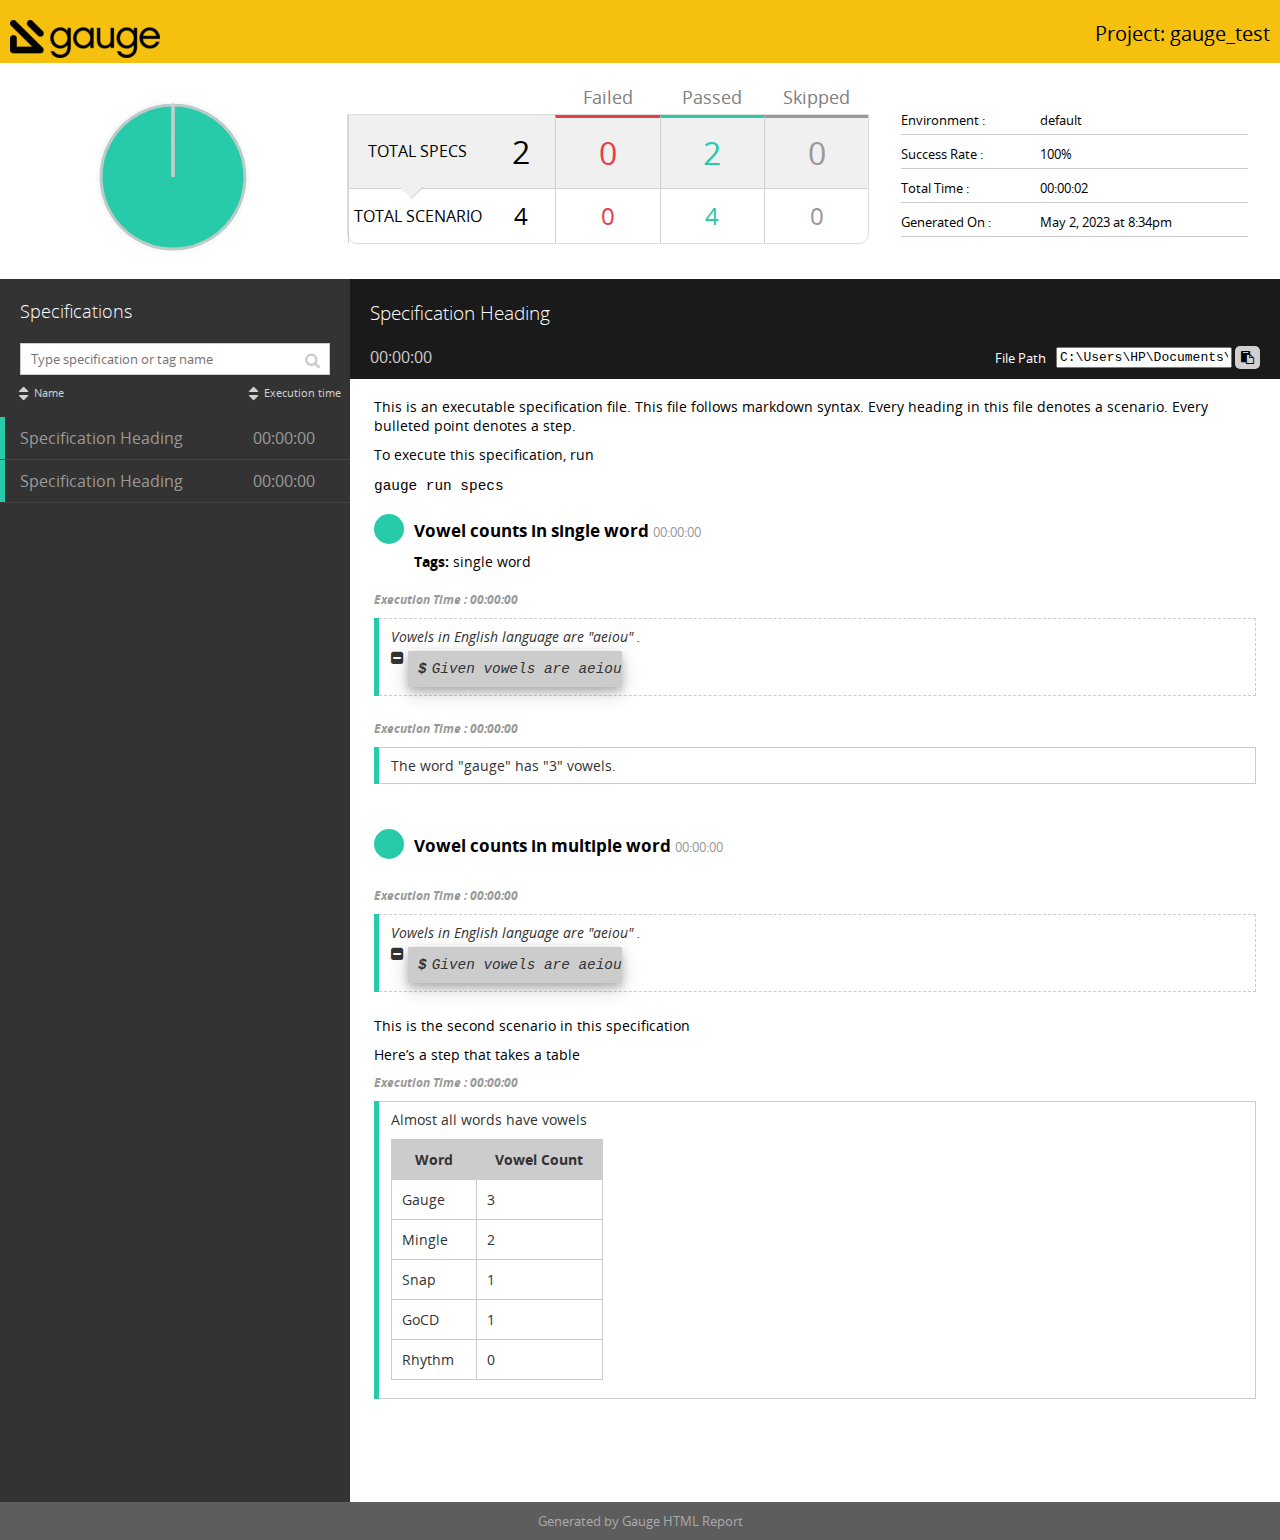
<file: html-report/specs/example.html>
<!doctype html>
  <html><head>
    <meta http-equiv="X-UA-Compatible" content="IE=9; IE=8; IE=7; IE=EDGE" />
    <meta charset="utf-8" />
    <title>Gauge Test Results</title>
    <link rel="shortcut icon" type="image/x-icon" href="../images/favicon.ico">
    <link rel="stylesheet" type="text/css" href="../css/open-sans.css">
    <link rel="stylesheet" type="text/css" href="../css/font-awesome.css">
    <link rel="stylesheet" type="text/css" href="../css/normalize.css" />
    <link rel="stylesheet" type="text/css" href="../css/style.css" />
  </head>
  <body>
  <header class="top">
    <div class="header">
      <div class="container">
        <div class="logo">
          <a href=".."><img src="../images/gaugeLogo.png" alt="Report logo"></a>
        </div>
        <h2 class="project">Project: gauge_test</h2>
      </div>
    </div>
  </header>
  <main class="main-container">
  <div class="container">

	
  <div class="report-overview">
   
  <div class="report_chart">
    <div class="chart">
      <svg id="pie-chart" data-results="0,2,0" data-total="2">
        <path class="status failed" />
        <path class="shadow failed" data-status="failed"><title>Failed: 0/2</title></path>
        <path class="status passed" />
        <path class="shadow passed" data-status="passed"><title>Passed: 2/2</title></path>
        <path class="status skipped" />
        <path class="shadow skipped" data-status="skipped"><title>Skipped: 0/2</title></path>
      </svg>
    </div>
  </div>

   
  <div class="report_test-results">
    <div class="report_test-result specs">
        <div class="total-specs" title="Filter all specs"><span class="txt">Total specs</span><span class="value">2</span></div>
        <div class="fail spec-filter" data-status="failed" title="Filter failed specs"><span class="value">0</span></div>
        <div class="pass spec-filter" data-status="passed" title="Filter passed specs"><span class="value">2</span></div>
        <div class="skip spec-filter" data-status="skipped" title="Filter skipped specs"><span class="value">0</span></div>
    </div>
    <div class="report_test-result scenarios">
        <div class="total-scenarios"><span class="txt">Total scenario</span><span class="value">4</span></div>
        <div class="fail scenario-stats" data-status="failed"><span class="value">0</span></div>
        <div class="pass scenario-stats" data-status="passed"><span class="value">4</span></div>
        <div class="skip scenario-stats" data-status="skipped"><span class="value">0</span></div>
    </div>
  </div>

    <div class="report_details">
      
  <ul>
    <li>
      <label>Environment </label>
      <span>default</span>
    </li>
    
    <li>
      <label>Success Rate </label>
      <span>100%</span>
    </li>
    <li>
      <label>Total Time </label>
      <span>00:00:02</span>
    </li>
    <li>
      <label>Generated On </label>
      <span>May 2, 2023 at 8:34pm</span>
    </li>
  </ul>

      
  

      
  
  


    </div>
  </div>


	

	

	
		<div class="specifications">
		
  
    <aside class="sidebar">
      <h3 class="title">Specifications</h3>
      <div class="searchbar">
        <input id="searchSpecifications" placeholder="Type specification or tag name" type="text" />
        <i class="fa fa-search"></i>
      </div>
      <div class="specs-sorting">
        <div class="sort sort-specs-name" data-sort-by="specs-name"><span class="sort-icons"><i class="fa fa-caret-up"></i><i class="fa fa-caret-down"></i></span><span>Name</span></div>
        <div class="sort sort-execution-time" data-sort-by="execution-time"><span class="sort-icons"><i class="fa fa-caret-up"></i><i class="fa fa-caret-down"></i></span><span>Execution time</span></div>
      </div>
      <div id="listOfSpecifications">
        <ul id="scenarios" class="spec-list">
        
          <a href="example.html">
             
              <li class="passed spec-name">
            
              <span id="scenarioName" class="scenarioname">Specification Heading</span>
              <span id="time" class="time">00:00:00</span>
            </li>
          </a>
          
          <a href="test.html">
             
              <li class="passed spec-name">
            
              <span id="scenarioName" class="scenarioname">Specification Heading</span>
              <span id="time" class="time">00:00:00</span>
            </li>
          </a>
          
        </ul>
      </div>
    </aside>
  

		
  
	
  <div id="specificationContainer" class="details">
    <header class="curr-spec">
      <div class="spec-head-wrapper">
        <h3 class="spec-head" title="C:\Users\HP\Documents\gauge\gauge_test\specs\example.spec">Specification Heading</h3>
        <div class="hidden report_test-results" alt="Scenarios" title="Scenarios">
          <ul>
            <li class="fail"><span class="value">0</span><span class="txt">Failed</span></li>
            <li class="pass"><span class="value">2</span><span class="txt">Passed</span></li>
            <li class="skip"><span class="value">0</span><span class="txt">Skipped</span></li>
          </ul>
        </div>
      </div>
      <div class="spec-meta">
        <div class="spec-filename">
          <label for="specFileName">File Path</label>
          <input id="specFileName" value="C:\Users\HP\Documents\gauge\gauge_test\specs\example.spec" readonly/>
          <button class="clipboard-btn" data-clipboard-target="#specFileName" title="Copy to Clipboard">
              <i class="fa fa-clipboard" aria-hidden="true" title="Copy to Clipboard"></i>
          </button>
        </div>
        <span class="time">00:00:00</span>
      </div>

	
  

	</header>
	<div id="specItemsContainer">
	
    
  

    
    
    

    <div class="content">
    
  
  <span><p>This is an executable specification file. This file follows markdown syntax.
Every heading in this file denotes a scenario. Every bulleted point denotes a step.</p>

<p>To execute this specification, run</p>

<pre><code>gauge run specs
</code></pre>
</span>
  
  

  

      
        
	
  <div class="scenario-container passed">
    

	
  <div class="scenario-head">
    <h3 class="head borderBottom">Vowel counts in single word</h3>
    
    <span class="time">00:00:00</span>

	
  
    <div class="tags scenario_tags contentSection">
      <strong>Tags:</strong>
      
        <span> single word</span>
      
    </div>
  

	</div>
  
  

  
  

  
	

  
    <div class="context-step">
      
  
    
  
  <div class="step">
  
  
    <h5 class="execution-time">
      <span class="time">Execution Time : 00:00:00</span>
    </h5>
  
  <div class="step-info passed">
  
  <ul>
    <li class="step">
      <div class="step-txt">


  
  

  
  

  
  
  
  
  
    
      <span>
        Vowels in English language are 
      </span>
    
  
    
      <span class="parameter">"aeiou"</span>
    
  
    
      <span>
        .
      </span>
    
  
  </div>

  
    
    
  
    <div class="message-container">
      <i class="fa fa-minus-square" aria-hidden="true"></i>
      <div class="messages">
        <div class="step-message"><p>Given vowels are aeiou</p>
 </div>
      </div>
    </div>
  

    
    
  

  
  
  
  

  
  

  
	</li></ul></div></div>
  
    
  

  

    </div>
  
  
    
  
    <span></span>
  

  
    
  
    <span></span>
  

  
    
  
    
  
  <div class="step">
  
  
    <h5 class="execution-time">
      <span class="time">Execution Time : 00:00:00</span>
    </h5>
  
  <div class="step-info passed">
  
  <ul>
    <li class="step">
      <div class="step-txt">


  
  

  
  

  
  
  
  
  
    
      <span>
        The word 
      </span>
    
  
    
      <span class="parameter">"gauge"</span>
    
  
    
      <span>
         has 
      </span>
    
  
    
      <span class="parameter">"3"</span>
    
  
    
      <span>
         vowels.
      </span>
    
  
  </div>

  
    
    
  

    
    
  

  
  
  
  

  
  

  
	</li></ul></div></div>
  
    
  

  

  
  

  
  

  
  

  
	
	</div>

      
        
	
  <div class="scenario-container passed">
    

	
  <div class="scenario-head">
    <h3 class="head borderBottom">Vowel counts in multiple word</h3>
    
    <span class="time">00:00:00</span>

	
  

	</div>
  
  

  
  

  
	

  
    <div class="context-step">
      
  
    
  
  <div class="step">
  
  
    <h5 class="execution-time">
      <span class="time">Execution Time : 00:00:00</span>
    </h5>
  
  <div class="step-info passed">
  
  <ul>
    <li class="step">
      <div class="step-txt">


  
  

  
  

  
  
  
  
  
    
      <span>
        Vowels in English language are 
      </span>
    
  
    
      <span class="parameter">"aeiou"</span>
    
  
    
      <span>
        .
      </span>
    
  
  </div>

  
    
    
  
    <div class="message-container">
      <i class="fa fa-minus-square" aria-hidden="true"></i>
      <div class="messages">
        <div class="step-message"><p>Given vowels are aeiou</p>
 </div>
      </div>
    </div>
  

    
    
  

  
  
  
  

  
  

  
	</li></ul></div></div>
  
    
  

  

    </div>
  
  
    
  
    <span><p>This is the second scenario in this specification</p>

<p>Here’s a step that takes a table</p>
</span>
  

  
    
  
    
  
  <div class="step">
  
  
    <h5 class="execution-time">
      <span class="time">Execution Time : 00:00:00</span>
    </h5>
  
  <div class="step-info passed">
  
  <ul>
    <li class="step">
      <div class="step-txt">


  
  

  
  

  
  
  
  
  
    
      <span>
        Almost all words have vowels 
      </span>
    
  
    
      <div class="inline-table">
        <div>
          <table>
  <tr>
    <th>Word</th><th>Vowel Count</th>
  </tr>
  <tbody>
    
    <tr><td>Gauge</td><td>3</td></tr>
    
    <tr><td>Mingle</td><td>2</td></tr>
    
    <tr><td>Snap</td><td>1</td></tr>
    
    <tr><td>GoCD</td><td>1</td></tr>
    
    <tr><td>Rhythm</td><td>0</td></tr>
    
  </tbody>
</table>

        </div>
      </div>
    
  
  </div>

  
    
    
  

    
    
  

  
  
  
  

  
  

  
	</li></ul></div></div>
  
    
  

  

  
  

  
  

  
  

  
	
	</div>

      

    </div>
    </div>

    
  

    
    
    
    </div>
  

		</div>
	

 	</div>
	</main>
	
  <footer class="footer">
    <div class="container">
      <p>Generated by Gauge HTML Report</p>
    </div>
  </footer>

	
    <script type="text/javascript">
      var loadingImage = "../images/loading.gif";
      var closeButton = "../images/close.gif";
    </script>
    <script src="../js/lightbox.js"></script>
    <script src="../js/jquery-3.1.0.min.js" type="text/javascript"></script>
    <script src="../js/auto-complete.min.js" type="text/javascript"></script>
    <script src="../js/clipboard.min.js" type="text/javascript"></script>
    <script src="../js/search_index.js" type="text/javascript"></script>
    <script src="../js/main.js" type="text/javascript"></script>
    </body>
  </html>
</file>
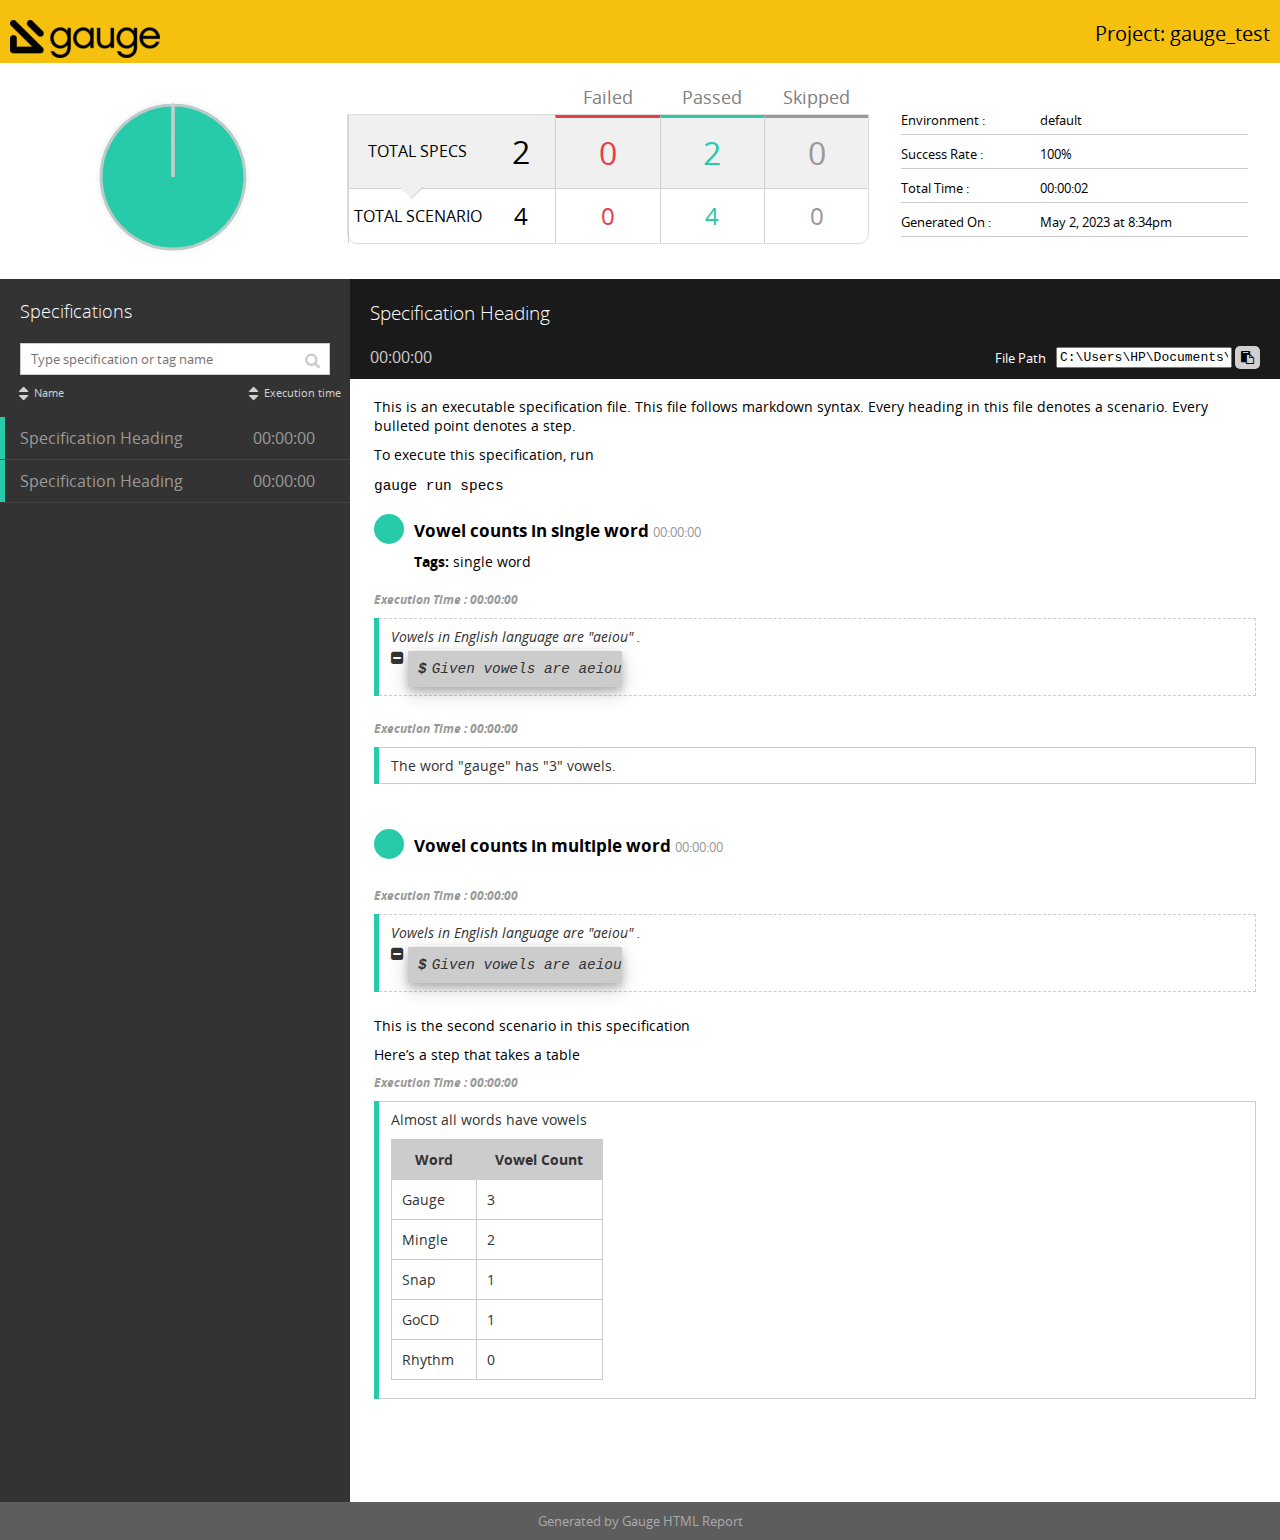
<file: html-report/specs/test.html>
<!doctype html>
  <html><head>
    <meta http-equiv="X-UA-Compatible" content="IE=9; IE=8; IE=7; IE=EDGE" />
    <meta charset="utf-8" />
    <title>Gauge Test Results</title>
    <link rel="shortcut icon" type="image/x-icon" href="../images/favicon.ico">
    <link rel="stylesheet" type="text/css" href="../css/open-sans.css">
    <link rel="stylesheet" type="text/css" href="../css/font-awesome.css">
    <link rel="stylesheet" type="text/css" href="../css/normalize.css" />
    <link rel="stylesheet" type="text/css" href="../css/style.css" />
  </head>
  <body>
  <header class="top">
    <div class="header">
      <div class="container">
        <div class="logo">
          <a href=".."><img src="../images/gaugeLogo.png" alt="Report logo"></a>
        </div>
        <h2 class="project">Project: gauge_test</h2>
      </div>
    </div>
  </header>
  <main class="main-container">
  <div class="container">

	
  <div class="report-overview">
   
  <div class="report_chart">
    <div class="chart">
      <svg id="pie-chart" data-results="0,2,0" data-total="2">
        <path class="status failed" />
        <path class="shadow failed" data-status="failed"><title>Failed: 0/2</title></path>
        <path class="status passed" />
        <path class="shadow passed" data-status="passed"><title>Passed: 2/2</title></path>
        <path class="status skipped" />
        <path class="shadow skipped" data-status="skipped"><title>Skipped: 0/2</title></path>
      </svg>
    </div>
  </div>

   
  <div class="report_test-results">
    <div class="report_test-result specs">
        <div class="total-specs" title="Filter all specs"><span class="txt">Total specs</span><span class="value">2</span></div>
        <div class="fail spec-filter" data-status="failed" title="Filter failed specs"><span class="value">0</span></div>
        <div class="pass spec-filter" data-status="passed" title="Filter passed specs"><span class="value">2</span></div>
        <div class="skip spec-filter" data-status="skipped" title="Filter skipped specs"><span class="value">0</span></div>
    </div>
    <div class="report_test-result scenarios">
        <div class="total-scenarios"><span class="txt">Total scenario</span><span class="value">4</span></div>
        <div class="fail scenario-stats" data-status="failed"><span class="value">0</span></div>
        <div class="pass scenario-stats" data-status="passed"><span class="value">4</span></div>
        <div class="skip scenario-stats" data-status="skipped"><span class="value">0</span></div>
    </div>
  </div>

    <div class="report_details">
      
  <ul>
    <li>
      <label>Environment </label>
      <span>default</span>
    </li>
    
    <li>
      <label>Success Rate </label>
      <span>100%</span>
    </li>
    <li>
      <label>Total Time </label>
      <span>00:00:02</span>
    </li>
    <li>
      <label>Generated On </label>
      <span>May 2, 2023 at 8:34pm</span>
    </li>
  </ul>

      
  

      
  
  


    </div>
  </div>


	

	

	
		<div class="specifications">
		
  
    <aside class="sidebar">
      <h3 class="title">Specifications</h3>
      <div class="searchbar">
        <input id="searchSpecifications" placeholder="Type specification or tag name" type="text" />
        <i class="fa fa-search"></i>
      </div>
      <div class="specs-sorting">
        <div class="sort sort-specs-name" data-sort-by="specs-name"><span class="sort-icons"><i class="fa fa-caret-up"></i><i class="fa fa-caret-down"></i></span><span>Name</span></div>
        <div class="sort sort-execution-time" data-sort-by="execution-time"><span class="sort-icons"><i class="fa fa-caret-up"></i><i class="fa fa-caret-down"></i></span><span>Execution time</span></div>
      </div>
      <div id="listOfSpecifications">
        <ul id="scenarios" class="spec-list">
        
          <a href="example.html">
             
              <li class="passed spec-name">
            
              <span id="scenarioName" class="scenarioname">Specification Heading</span>
              <span id="time" class="time">00:00:00</span>
            </li>
          </a>
          
          <a href="test.html">
             
              <li class="passed spec-name">
            
              <span id="scenarioName" class="scenarioname">Specification Heading</span>
              <span id="time" class="time">00:00:00</span>
            </li>
          </a>
          
        </ul>
      </div>
    </aside>
  

		
  
	
  <div id="specificationContainer" class="details">
    <header class="curr-spec">
      <div class="spec-head-wrapper">
        <h3 class="spec-head" title="C:\Users\HP\Documents\gauge\gauge_test\specs\test.spec">Specification Heading</h3>
        <div class="hidden report_test-results" alt="Scenarios" title="Scenarios">
          <ul>
            <li class="fail"><span class="value">0</span><span class="txt">Failed</span></li>
            <li class="pass"><span class="value">2</span><span class="txt">Passed</span></li>
            <li class="skip"><span class="value">0</span><span class="txt">Skipped</span></li>
          </ul>
        </div>
      </div>
      <div class="spec-meta">
        <div class="spec-filename">
          <label for="specFileName">File Path</label>
          <input id="specFileName" value="C:\Users\HP\Documents\gauge\gauge_test\specs\test.spec" readonly/>
          <button class="clipboard-btn" data-clipboard-target="#specFileName" title="Copy to Clipboard">
              <i class="fa fa-clipboard" aria-hidden="true" title="Copy to Clipboard"></i>
          </button>
        </div>
        <span class="time">00:00:00</span>
      </div>

	
  

	</header>
	<div id="specItemsContainer">
	
    
  

    
    
    

    <div class="content">
    
  
  <span><p>This is an executable specification file. This file follows markdown syntax.
Every heading in this file denotes a scenario. Every bulleted point denotes a step.</p>

<p>To execute this specification, run</p>

<pre><code>gauge run specs
</code></pre>
</span>
  
  

  

      
        
	
  <div class="scenario-container passed">
    

	
  <div class="scenario-head">
    <h3 class="head borderBottom">Vowel counts in single word</h3>
    
    <span class="time">00:00:00</span>

	
  
    <div class="tags scenario_tags contentSection">
      <strong>Tags:</strong>
      
        <span> single word</span>
      
    </div>
  

	</div>
  
  

  
  

  
	

  
    <div class="context-step">
      
  
    
  
  <div class="step">
  
  
    <h5 class="execution-time">
      <span class="time">Execution Time : 00:00:00</span>
    </h5>
  
  <div class="step-info passed">
  
  <ul>
    <li class="step">
      <div class="step-txt">


  
  

  
  

  
  
  
  
  
    
      <span>
        Vowels in English language are 
      </span>
    
  
    
      <span class="parameter">"aeiou"</span>
    
  
    
      <span>
        .
      </span>
    
  
  </div>

  
    
    
  
    <div class="message-container">
      <i class="fa fa-minus-square" aria-hidden="true"></i>
      <div class="messages">
        <div class="step-message"><p>Given vowels are aeiou</p>
 </div>
      </div>
    </div>
  

    
    
  

  
  
  
  

  
  

  
	</li></ul></div></div>
  
    
  

  

    </div>
  
  
    
  
    <span></span>
  

  
    
  
    <span></span>
  

  
    
  
    
  
  <div class="step">
  
  
    <h5 class="execution-time">
      <span class="time">Execution Time : 00:00:00</span>
    </h5>
  
  <div class="step-info passed">
  
  <ul>
    <li class="step">
      <div class="step-txt">


  
  

  
  

  
  
  
  
  
    
      <span>
        The word 
      </span>
    
  
    
      <span class="parameter">"gauge"</span>
    
  
    
      <span>
         has 
      </span>
    
  
    
      <span class="parameter">"3"</span>
    
  
    
      <span>
         vowels.
      </span>
    
  
  </div>

  
    
    
  

    
    
  

  
  
  
  

  
  

  
	</li></ul></div></div>
  
    
  

  

  
  

  
  

  
  

  
	
	</div>

      
        
	
  <div class="scenario-container passed">
    

	
  <div class="scenario-head">
    <h3 class="head borderBottom">Vowel counts in multiple word</h3>
    
    <span class="time">00:00:00</span>

	
  

	</div>
  
  

  
  

  
	

  
    <div class="context-step">
      
  
    
  
  <div class="step">
  
  
    <h5 class="execution-time">
      <span class="time">Execution Time : 00:00:00</span>
    </h5>
  
  <div class="step-info passed">
  
  <ul>
    <li class="step">
      <div class="step-txt">


  
  

  
  

  
  
  
  
  
    
      <span>
        Vowels in English language are 
      </span>
    
  
    
      <span class="parameter">"aeiou"</span>
    
  
    
      <span>
        .
      </span>
    
  
  </div>

  
    
    
  
    <div class="message-container">
      <i class="fa fa-minus-square" aria-hidden="true"></i>
      <div class="messages">
        <div class="step-message"><p>Given vowels are aeiou</p>
 </div>
      </div>
    </div>
  

    
    
  

  
  
  
  

  
  

  
	</li></ul></div></div>
  
    
  

  

    </div>
  
  
    
  
    <span><p>This is the second scenario in this specification</p>

<p>Here’s a step that takes a table</p>
</span>
  

  
    
  
    
  
  <div class="step">
  
  
    <h5 class="execution-time">
      <span class="time">Execution Time : 00:00:00</span>
    </h5>
  
  <div class="step-info passed">
  
  <ul>
    <li class="step">
      <div class="step-txt">


  
  

  
  

  
  
  
  
  
    
      <span>
        Almost all words have vowels 
      </span>
    
  
    
      <div class="inline-table">
        <div>
          <table>
  <tr>
    <th>Word</th><th>Vowel Count</th>
  </tr>
  <tbody>
    
    <tr><td>Gauge</td><td>3</td></tr>
    
    <tr><td>Mingle</td><td>2</td></tr>
    
    <tr><td>Snap</td><td>1</td></tr>
    
    <tr><td>GoCD</td><td>1</td></tr>
    
    <tr><td>Rhythm</td><td>0</td></tr>
    
  </tbody>
</table>

        </div>
      </div>
    
  
  </div>

  
    
    
  

    
    
  

  
  
  
  

  
  

  
	</li></ul></div></div>
  
    
  

  

  
  

  
  

  
  

  
	
	</div>

      

    </div>
    </div>

    
  

    
    
    
    </div>
  

		</div>
	

 	</div>
	</main>
	
  <footer class="footer">
    <div class="container">
      <p>Generated by Gauge HTML Report</p>
    </div>
  </footer>

	
    <script type="text/javascript">
      var loadingImage = "../images/loading.gif";
      var closeButton = "../images/close.gif";
    </script>
    <script src="../js/lightbox.js"></script>
    <script src="../js/jquery-3.1.0.min.js" type="text/javascript"></script>
    <script src="../js/auto-complete.min.js" type="text/javascript"></script>
    <script src="../js/clipboard.min.js" type="text/javascript"></script>
    <script src="../js/search_index.js" type="text/javascript"></script>
    <script src="../js/main.js" type="text/javascript"></script>
    </body>
  </html>
</file>
<file: html-report/css/open-sans.css>
/* BEGIN Light */
@font-face {
  font-family: 'Open Sans';
  src: url("../fonts/open-sans/Light/OpenSans-Light.eot?v=1.1.0");
  src: url("../fonts/open-sans/Light/OpenSans-Light.eot?#iefix&v=1.1.0") format("embedded-opentype"), url("../fonts/open-sans/Light/OpenSans-Light.woff2?v=1.1.0") format("woff2"), url("../fonts/open-sans/Light/OpenSans-Light.woff?v=1.1.0") format("woff"), url("../fonts/open-sans/Light/OpenSans-Light.ttf?v=1.1.0") format("truetype"), url("../fonts/open-sans/Light/OpenSans-Light.svg?v=1.1.0#Light") format("svg");
  font-weight: 300;
  font-style: normal; }
/* END Light */
/* BEGIN Regular */
@font-face {
  font-family: 'Open Sans';
  src: url("../fonts/open-sans/Regular/OpenSans-Regular.eot?v=1.1.0");
  src: url("../fonts/open-sans/Regular/OpenSans-Regular.eot?#iefix&v=1.1.0") format("embedded-opentype"), url("../fonts/open-sans/Regular/OpenSans-Regular.woff2?v=1.1.0") format("woff2"), url("../fonts/open-sans/Regular/OpenSans-Regular.woff?v=1.1.0") format("woff"), url("../fonts/open-sans/Regular/OpenSans-Regular.ttf?v=1.1.0") format("truetype"), url("../fonts/open-sans/Regular/OpenSans-Regular.svg?v=1.1.0#Regular") format("svg");
  font-weight: normal;
  font-style: normal; }
/* END Regular */
/* BEGIN Italic */
@font-face {
  font-family: 'Open Sans';
  src: url("../fonts/open-sans/Italic/OpenSans-Italic.eot?v=1.1.0");
  src: url("../fonts/open-sans/Italic/OpenSans-Italic.eot?#iefix&v=1.1.0") format("embedded-opentype"), url("../fonts/open-sans/Italic/OpenSans-Italic.woff2?v=1.1.0") format("woff2"), url("../fonts/open-sans/Italic/OpenSans-Italic.woff?v=1.1.0") format("woff"), url("../fonts/open-sans/Italic/OpenSans-Italic.ttf?v=1.1.0") format("truetype"), url("../fonts/open-sans/Italic/OpenSans-Italic.svg?v=1.1.0#Italic") format("svg");
  font-weight: normal;
  font-style: italic; }
/* END Italic */
/* BEGIN Bold */
@font-face {
  font-family: 'Open Sans';
  src: url("../fonts/open-sans/Bold/OpenSans-Bold.eot?v=1.1.0");
  src: url("../fonts/open-sans/Bold/OpenSans-Bold.eot?#iefix&v=1.1.0") format("embedded-opentype"), url("../fonts/open-sans/Bold/OpenSans-Bold.woff2?v=1.1.0") format("woff2"), url("../fonts/open-sans/Bold/OpenSans-Bold.woff?v=1.1.0") format("woff"), url("../fonts/open-sans/Bold/OpenSans-Bold.ttf?v=1.1.0") format("truetype"), url("../fonts/open-sans/Bold/OpenSans-Bold.svg?v=1.1.0#Bold") format("svg");
  font-weight: bold;
  font-style: normal; }
/* END Bold */
/* BEGIN Bold Italic */
@font-face {
  font-family: 'Open Sans';
  src: url("../fonts/open-sans/BoldItalic/OpenSans-BoldItalic.eot?v=1.1.0");
  src: url("../fonts/open-sans/BoldItalic/OpenSans-BoldItalic.eot?#iefix&v=1.1.0") format("embedded-opentype"), url("../fonts/open-sans/BoldItalic/OpenSans-BoldItalic.woff2?v=1.1.0") format("woff2"), url("../fonts/open-sans/BoldItalic/OpenSans-BoldItalic.woff?v=1.1.0") format("woff"), url("../fonts/open-sans/BoldItalic/OpenSans-BoldItalic.ttf?v=1.1.0") format("truetype"), url("../fonts/open-sans/BoldItalic/OpenSans-BoldItalic.svg?v=1.1.0#BoldItalic") format("svg");
  font-weight: bold;
  font-style: italic; }
/* END Bold Italic */
</file>
<file: html-report/css/style.css>
/*----------------------------------------------------------------
 *  Copyright (c) ThoughtWorks, Inc.
 *  Licensed under the Apache License, Version 2.0
 *  See LICENSE in the project root for license information.
 *----------------------------------------------------------------*/
 
* {
    box-sizing: border-box;
}

:root {
    --fail-color: #e73e48;
    --pass-color: #27caa9;
    --skip-color: #999999
}

body {
    font-family: 'Open Sans', sans-serif;
    font-size: 16px;
    font-weight: 400;
    margin: 0;
    padding: 0;
    outline: 0;
    background: #5d5d5d;
}

p {
    margin: 10px 0;
}

blockquote {
	font-style: italic;
	border-left: 0.25rem solid #333;
	margin-left: 0;
	padding-left: 1rem;
}

.container {
    margin: 0 auto;
    background: #fff;
    padding-top: 1rem;
}

.container:after {
    content: "";
    display: table;
    clear: both;
}

header.top {
    background: #f5c10e;
}

header.top:after {
    content: "";
    display: table;
    clear: both;
}

header.top .container {
    background: inherit;
}

header.top .container {
    padding-top: 10px;
    display: flex;
    flex-direction: column;
}

header.top .logo {
    float: none;
    margin: 10px 10px 0 10px;
}

header.top .project {
    float: none;
    margin: 0 10px 10px 10px;
    text-align: left;
    font-size: 1rem;
    font-weight: 400;
}

.value {
    text-align: left;
    font-size: 2rem;
}

.report-overview {
    display: -webkit-box;
    display: -webkit-flex;
    display: -ms-flexbox;
    display: flex;
    -webkit-box-align: center;
    -webkit-align-items: center;
    -ms-flex-align: center;
    align-items: center;
    flex-direction: column;
}

.report-overview:after {
    content: "";
    display: table;
    clear: both;
}

.report-overview > div {
    flex: 1;
}
.report-overview .report_test-results {
    flex: 1.5;
}

.report_chart {
    display: -webkit-box;
    display: -webkit-flex;
    display: -ms-flexbox;
    display: flex;
    -webkit-box-align: center;
    -webkit-align-items: center;
    -ms-flex-align: center;
    align-items: center;
    flex-direction: column;
    width: 100%;
}

.report_chart > div {
    float: none;
}

.report_chart .chart {
    width: 100%;
    padding-left: 0;
    text-align: center;
    display: none;
}

.report_test-result.scenarios .total-specs .value,  .report_test-result.scenarios .value {
    font-size: 1.5rem;
    text-align: center;
}

.report_test-result .total-specs span,
.report_test-results ul,
.report_test-results .value {
    text-align: center;
    display: block;
}

.txt {
    text-align: right;
    text-transform: uppercase;
    display: block;
}

.report_test-results {
    width: 100%;
    position: relative;
}

.report_test-results ul {
    list-style-type: none;
    margin: 0;
    padding: 0;
}

.report-overview .report_test-results ul li{
    padding: 0.75rem;
    margin: 1rem 0.25rem;
}

.report-overview .report_test-results ul li,
.report_test-result .total-specs {
    display: inline-block;
    cursor: pointer;
    /*background-color: #f9f9f9;*/
    transition: background-color 0.75s;
}

.report_details {
    width: 100%;
    margin: 10px 0 0 0;
    padding: 10px;
}

.report_details ul {
    list-style-type: none;
    margin: 0;
    padding: 0;
    display: flex;
    flex-direction: column;
}

.report_details ul > li {
    display: flex;
    flex-direction: row;
}

.report_details .suite_messages {
    overflow-y: scroll;
    max-height: 100px;
    background-color: #ccc;
    font-family:  Courier New;
}

.report_details .suite_messages .message_separator {
    text-align: center;
}

.report_details .suite_messages .step-message {
    padding: 0px 0px 0px 10px;
}

.report_details .suite_messages .step-message p:before {
    content: "$";
    padding-right: 5px;
    font-weight: bold;
}

.report_details .suite_screenshots {
    overflow-y: scroll;
    max-height: 100px;
    background-color:#ccc;
}

.report_details label, .report_details span {
    margin-bottom: 10px;
    font-size: 0.8rem;
}

.report_details label {
    clear: both;
    text-align: right;
    padding-right: 10px;
    width: 50%;
}

.report_details label:after {
    content: ":";
}

.report_details span {
    position: relative;
    margin-left: 0;
    text-align: left;
    flex-grow: 1;
}

.report_details span,
.report_details label {
    padding-bottom: 5px;
    border-bottom: 1px solid #cccccc;
}

.fail .value {
    color: var(--fail-color);
}

.pass .value {
    color: var(--pass-color);
}

.skip .value {
    color: var(--skip-color);
}

.specifications {
    background: #f5f5f5;
    display: -webkit-box;
    display: -webkit-flex;
    display: -ms-flexbox;
    display: flex;
    flex-direction: column;
}

.specifications:after {
    content: "";
    display: table;
    clear: both;
}

.specifications .sidebar {
    background: #333333;
    color: #fff;
    width: 100%;
}

#listOfSpecifications {
    max-height: 8rem;
    overflow: scroll;
    overflow-x: hidden;
}

.specifications .title {
    font-weight: 300;
    font-size: 1.125rem;
    margin: 20px 20px 10px;
    color: #fff;
    display: none;
}

.specifications .searchbar {
    position: relative;
    padding: 10px 20px;
}

.specifications .searchbar input[type=text] {
    width: 100%;
    display: block;
    line-height: 30px;
    padding: 0 40px 0 10px;
    font-size: 0.8rem;
    color: #333333;
}

.specifications .searchbar .fa {
    position: absolute;
    color: #cccccc;
    right: 30px;
    top: 20px;
}
.spec-screenshot-container {
    max-width: 16.66%;
    max-height: 16.66%;
}
.spec-list {
    list-style-type: none;
    margin: 0;
    padding: 0;
}

.spec-list li {
    width: 100%;
    padding: 10px 20px;
    border-bottom: 1px solid #444;
    color: #999999;
    position: relative;
    -webkit-transition: all 0.3s ease;
    transition: all 0.3s ease;
    background: transparent;
    cursor: pointer;
}

.spec-list li:after {
    content: "";
    display: table;
    clear: both;
}

.spec-list li .scenarioname {
    float: left;
    width: 75%;
    padding-right: 0.5rem;
    overflow: hidden;
    text-overflow: ellipsis;
}

.spec-list li .scenarioname:hover {
    overflow-wrap: break-word;
    overflow: visible;
}

.spec-list li .time {
    width: 25%;
    float: right;
}

.spec-list li.selected, .spec-list li:hover {
    background: #1a1a1a;
    color: #fff;
    -webkit-transition: all 0.3s ease;
    transition: all 0.3s ease;
}

.spec-list li.passed:before {
    content: "";
    width: 5px;
    height: 100%;
    background: #27caa9;
    position: absolute;
    left: 0;
    top: 0;
}

.spec-list li.failed:before {
    content: "";
    width: 5px;
    height: 100%;
    background: #e73e48;
    position: absolute;
    left: 0;
    top: 0;
}

.spec-list li.skipped:before {
    content: "";
    width: 5px;
    height: 100%;
    background: #cccccc;
    position: absolute;
    left: 0;
    top: 0;
}

.spec-list li.errored:before {
    content: "";
    width: 5px;
    height: 100%;
    background: #f00;
    position: absolute;
    left: 0;
    top: 0;
}

.spec-list li.selected:before {
    content: "";
    width: 10px;
    -webkit-transition: all 0.2s ease;
    transition: all 0.2s ease;
}

#specificationContainer {
    border-top: 0.25rem solid #cccccc;
}

.details {
    -webkit-flex-grow: 1;
    -moz-flex-grow: 1;
    flex-grow: 1;
    padding: 0 0px 50px 0;
    background-color: #ffffff;
}

.details:after {
    content: "";
    display: table;
    clear: both;
}

.details .content {
    padding: 0.5rem;
    background: #fff;
    font-size: 0.9rem;
}

.details .content:after {
    content: "";
    display: table;
    clear: both;
}

.details table {
    border-collapse: collapse;
    border: 1px solid #cccccc;
    border-bottom: 0;
    border-right: 0;
    min-width: 25%;
}

.details table td, .details table th {
    border-bottom: 1px solid #cccccc;
    border-right: 1px solid #cccccc;
    padding: 10px;
}

.details table th {
    background: #cccccc;
}

.details .data-table {
    border-collapse: collapse;
    border: 1px solid #cccccc;
    border-bottom: 0;
    border-right: 0;
    margin-bottom: 1.75rem;
}

.details .data-table td {
    color: #000000;
    border-bottom: none;
    border-right: none;
    padding: 0.5rem 1rem;
    cursor: pointer;
    opacity: 0.75;
}

.data-table tr.passed td {
    background-color: #27CAA9;
}

.data-table tr.failed td {
    background-color: #E73E48;
    color: #ffffff;
}

.data-table tr.skipped td {
    background-color: #999999;
    color: #000000;
}

.data-table tr.selected td {
    opacity: 1;
}

.data-table tr.selected td:first-child {
    border-left: 4px solid #0085C9;
}

.data-table tr:hover td {
    opacity: 0.9;
}

.curr-spec {
    padding: 10px 20px;
    color: #fff;
    background: #1a1a1a;
}

.curr-spec:after {
    content: "";
    display: table;
    clear: both;
}

.curr-spec .spec-head {
    margin: 10px 20px 10px 0;
    font-weight: 300;
    font-size: 1.5rem;
}

.curr-spec .time {
    font-size: 1rem;
    margin-top: 20px;
    color: #cccccc;
    float: left;
}

.curr-spec .tags {
    clear: both;
    color: #cccccc;
}

.curr-spec .tags strong {
    color: #fff;
    font-size: 0.8rem;
}

/* TODO: remove class curr-spec */
.curr-spec .tags span:last-child:after {
    content: "";
}

/* TODO: remove class curr-spec */
.curr-spec .tags span:after {
    content: ",";
}

.curr-spec p {
    margin: 0 0 10px 0;
}

.scenario-container {
    background: #fff;
    margin: 20px 0;
    position: relative;
    padding-bottom: 1px;
}

.scenario-container.passed:before {
    content: "";
    width: 30px;
    height: 30px;
    border-radius: 50%;
    background: #27caa9;
    display: block;
    position: absolute;
}

.scenario-container.failed:before {
    content: "";
    width: 30px;
    height: 30px;
    border-radius: 50%;
    background: #e73e48;
    display: block;
    position: absolute;
}

.scenario-container.skipped:before {
    content: "";
    width: 30px;
    height: 30px;
    border-radius: 50%;
    background: #a1a1a1;
    display: block;
    position: absolute;
}

.scenario-container .passed {
    position: relative;
}

.scenario-container .passed:before {
    content: "";
    width: 5px;
    height: 100%;
    background: #27caa9;
    position: absolute;
    left: 0;
    top: 0;
}

.scenario-container .passed ul {
    list-style-type: none;
    margin: 0;
    padding: 0;
}

.scenario-container .failed {
    position: relative;
}

.scenario-container .failed:before {
    content: "";
    width: 5px;
    height: 100%;
    background: #e73e48;
    position: absolute;
    left: 0;
    top: 0;
}

.scenario-container .not-executed {
    border-left: 5px solid #a1a1a1;
    margin-top: 20px;
}

.scenario-container .not-executed .step {
    color: #a1a1a1;
}

.scenario-head {
    margin-left: 40px;
    margin-bottom: 20px;
}

.scenario-head .head {
    margin: 5px 0 10px 0;
    display: inline-block;
}

.scenario-head .time {
    display: inline-block;
    font-size: 0.8rem;
    color: #999999;
}

.scenario-head .tags {
    margin: 0 0 10px 0;
}

.scenario-retry-count {
    padding: 5px;
    background-color: yellow
}

.step {
    list-style-type: none;
    margin: 0;
    padding: 0;
    color: #333333;
}

.step ul {
    list-style-type: none;
    margin: 0;
    padding: 0;
}

.step li {
    padding: 0.5rem;
    border: 1px solid #cccccc;
    margin-bottom: 10px;
}

.step li:last-child {
    margin-bottom: 0;
}
.step li:first-child {
    margin-top: 10px;
}

.step li.pass {
    border-left: 5px solid #27caa9;
}

.step li.fail {
    border-left: 5px solid #e73e48;
}

.step li.skip {
    border-left: 5px solid #cccccc;
}

.step.context li {
    border: 1px dashed #cccccc;
}

#specificationContainer h2 {
    margin-bottom: 10px;
}

.errored {
    background-color: #ffda8b;
}

.context-step li {
    font-style: italic;
    border: 1px dashed #cccccc;
}

input[type='text'] {
    background-color: #fff;
    border: 1px solid #ccc;
    padding: 5px;
}

input[type='text']:focus {
    box-shadow: 0 0 0px rgba(0, 0, 0, 0.5) inset;
    background-color: white !important;
}

.congratulations, .spec-click {
    font-size: 1.5rem;
    text-align: center;
    display: block;
    padding-top: 50px;
}

.congratulations .green {
    background-color: #27caa9;
    color: #ffffff;
    font-size: 1.75rem;
    padding: 0.3rem;
}

.spec-click {
  background: #ffffff url("../images/leftarrow.png") no-repeat scroll 17% 75%;
}

#listOfSpecifications .errored {
    border-left: 10px solid #ffbf37;
    background-color: lightgray;
}

.concept-steps {
    border-left: 2px dashed #eee;
    padding-left: 20px;
    display: none
}

.not-executed li {
    background: #fff;
}

.skipped {
    background-color: #ececec;
}

.inline-table {
    margin: 10px 0px;
}

.inline-table td {
    background-color: #fff;
}


footer .container {
    background: transparent;
    text-align: center;
    padding: 10px;
}

footer p {
    margin: 0;
    color: #aaaaaa;
    font-size: 0.8rem;
}

.exception-container {
    display: flex;
    flex-direction: column;
}

.exception-container .exception {
    flex-grow: 1;
    min-width: 60%;
}

.stacktrace {
    max-width: 100%;
}

.error {
    width: 100%;
}

.screenshot-container {
    position: relative;
}

.screenshot-container img {
    max-width: 50%;
}

.execution-time {
    margin: 10px 0 5px 0;
    color: #999999;
    font-style: italic;
}

.nvtooltip {
    position: absolute;
    background-color: rgba(255, 255, 255, 0.8);
    margin-top: -40px;
    padding: 10px;
    border: 1px solid #cecece;
}

.nvtooltip h3 {
    font-size: 1rem;
    /*line-height: 24px;*/
    margin: 0;
    font-weight: bold;
}

.failure_container {
    margin: 20px 0;
}

.error-container {
    padding: 20px;
    border-top: 1px solid #e73e48;
    border-bottom: 1px solid #e73e48;
    border-left: 5px solid #e73e48;
    font-size: 0.9rem;
    margin: 20px 0;
    position: relative;
}

.toggle-show {
    font-weight: bold;
    cursor: pointer;
    position: absolute;
    top: 20px;
    right: 0;
    background-color: #fff;
    color: #000;
}

/* Lightbox styles */

#lightbox {
    background-color:#eee;
    margin-left: 10%;
    padding: 1rem;
    width: 80%;
    max-height: 90%;
    border-bottom: 2px solid #666;
    border-right: 2px solid #666;
}
#lightboxDetails {
    font-size: 0.8rem;
    padding-top: 0.4rem;
}
#lightboxCaption{ float: left; }
#keyboardMsg{ float: right; }
#closeButton{
    top: 5px;
    right: 5px;
}
#lightbox img {
    border: none;
    clear: both;
    max-width: 100%;
    max-height: 100%;
    text-align: center;
}
#overlay img { border: none; }

#overlay { background-image: url(../images/overlay.png); }

* html #overlay{
	background-color: #333;
	background-color: transparent;
	background-image: url(../images/blank.gif);
	filter: progid:DXImageTransform.Microsoft.AlphaImageLoader(src="../images/overlay.png", sizingMethod="scale");
}


/* End Lightbox styles */

.collapse-messages-header {
    cursor: pointer;
    background: #ececec;
    display: inline-block;
    border-radius: 2px;
    border: 1px solid #ccc;
    margin: 0 0 0 1rem;
    text-align: center;
    font-size: 0.75rem;
}
.collapse-messages-header:active{
    outline:0;
}

.collapse-messages{
    padding: 10px 0 0 20px;
}

.message-container {
    display: flex;
}

.message-container i {
    cursor: pointer;
}

.message-container .messages{
    display: block;
    background-color: #ccc;
    margin-left: 5px;
    font-family:  Courier New;
    box-shadow: 0 4px 8px 0 rgba(0, 0, 0, 0.2), 0 6px 20px 0 rgba(0, 0, 0, 0.19);
}

.message-container .messages .step-message{
    padding: 0px 0px 0px 10px;
}

.message-container .messages .step-message p:before{
    content: "$";
    padding-right: 5px;
    font-weight: bold;
}

.step .message-container {
    margin-top: 5px;
}

.step-info {
    margin-bottom: 1.5rem;
}

@media screen and (min-width: 1024px) {

    header.top .container {
        flex-direction: row;
    }

    header.top .logo {
        flex-grow: 1;
    }

    header.top .project {
        font-size: 1.25rem;
        float: right;
        margin: 10px;
    }

    .report-overview {
        flex-direction: row;
        flex-wrap: initial;
    }

    .report_chart {
        flex-direction: row;
        width: 40%;
        border-bottom: none;
    }

    .report_chart .chart {
        width: auto;
        flex-grow: 1;
        display: block;
    }

    .report_test-result .total-specs {
        border-bottom: none;
    }

    .report_chart .active {
        background-color: #ddd;
    }

    .report_test-result .total-specs span {
        text-align: center;
    }

    .report_test-results {
        width: 50%;
    }

    .report_test-results ul {
        text-align: left;
        margin-left: 2rem;
    }

    .report_test-results ul li {
        padding: 10px;
    }

    .value {
        text-align: right;
    }

    .report_details {
        width: 30%;
        padding: 0;
        margin: 1rem;
        padding: 1rem;
    }

    .report_details label {
        text-align: left;
        padding-right: 0;
        width: 40%;
    }

    .report_details span {
        width: 60%;
    }

    .specifications {
        flex-direction: row;
        min-height: 70vh;
    }

    .specifications .title {
        display: block;
    }

    .specifications .sidebar {
        min-width: 350px;
        width: 350px;
    }

    .details .content {
        padding: 0.5rem 1.5rem;
    }

    #listOfSpecifications {
        max-height: 100%;
        overflow: auto;
    }

    #specificationContainer {
        margin-top: 0;
        border-top: none;
    }

    .step li {
        padding: 0.5rem 1rem;
    }

    .screenshot-container {
        display: flex;
        flex-wrap: wrap;
        width: 100%;
        margin-top: 10px;
        margin-left: 10px;
    }
    .scenario-container .screenshot {
        margin: 15px;
        width: 15%;
    }

    .scenario-container .screenshot img {
        max-width: 100%;
    }
    .exception-container .screenshot {
        width: auto;
    }

    .exception-container {
        flex-direction: row;
    }

    .error-message {
        max-width: 45rem;
        display: block;
        overflow: scroll;
        overflow-wrap: break-word;
    }

    .stacktrace {
        max-width: 45rem;
    }

    .error {
        width: 60rem;
    }
}

.env-vars {
    display: none;
    clear: both;
    float: none;
    width: 200px;
    padding: 10px;
    background: white;
    position: fixed;
    z-index : 10;
    box-shadow: 0 4px 8px 0 rgba(0, 0, 0, 0.2), 0 6px 20px 0 rgba(0, 0, 0, 0.19);
    max-height: 300px;
    overflow: hidden;
}

.modal-link {
    color: navy;
    font-weight: bold;
    cursor: pointer;
}

.modal {
    display: none;
    position: fixed;
    z-index: 1;
    left: 0;
    top: 0;
    width: 100%;
    height: 100%;
    cursor: auto;
    background-color: #ffffff;
}

.modal-title {
    background: #f6f6f6;
    margin: 0 0 20px 0;
    padding: 15px 20px;
    font-size: 16px;
}

.close {
    color: #aaa;
    font-weight: bold;
    position: absolute;
    right: 10px;
    font-size: 40px;
    line-height: 30px;
    top: 10px;
}

.close:hover,
.close:focus {
    color: black;
    text-decoration: none;
    cursor: pointer;
}
.modal-content {
    background-color: #fefefe;
    padding: 0 30px 20px 30px;
    overflow: scroll;
    width: 100%;
    height: 100%;
}


.concept .step-info {
    cursor: pointer;
}

.concept .step-info:hover {
    background-color: #f0f0f0;
}

.spec-filename {
    float: right;
    font-size: small;
    color: black;
}

.spec-filename input {
    font-family: Courier New;
}

.spec-filename button {
    background-color: #d0d0d0;
    border: 0;
    padding-top: 1px;
    box-shadow: none;
    border-radius: 5px;
    padding-bottom: 4px;
    margin-bottom: 0px;
}

.spec-filename button .fa {
    vertical-align: middle
}

.spec-filename label {
    color: #fff;
    vertical-align: middle;
    padding-right: 7px;
}

.autocomplete-suggestions {
    text-align: left; cursor: default; border: 1px solid #ccc; border-top: 0; background: #fff; box-shadow: -1px 1px 3px rgba(0,0,0,.1);

    /* core styles should not be changed */
    position: absolute; display: none; z-index: 9999; max-height: 254px; overflow: hidden; overflow-y: auto; box-sizing: border-box;
}
.autocomplete-suggestion { position: relative; padding: 0 .6em; line-height: 23px; white-space: nowrap; overflow: hidden; text-overflow: ellipsis; font-size: 1.02em; color: #333; }
.autocomplete-suggestion.selected { background: #f0f0f0; }

a#view-env{
    float:right
}

.env-vars .popup-header {
    display: inline-block;
    width: 100%;
}

.env-vars .popup-header .close-popup {
    cursor: pointer;
    float: right;
}

svg#pie-chart {
	width  : 200px;
	height : 150px;
}

#pie-chart path.passed{
    fill: #27caa9;
}

#pie-chart path.failed{
    fill: #e73e48;
}

#pie-chart path.skipped{
    fill: #999999;
}

#pie-chart path:hover{
    cursor: pointer;
}

#pie-chart path {
    stroke: #ccc;
    stroke-width: 3;
}

#pie-chart path.shadow {
    opacity: 0.1;
}

#pie-chart path.shadow:hover {
    opacity: 1;
    stroke-width: 1;
    transition: opacity 0.50s;
}

.hidden, #congratulationsHidden {
    display: none;
}
.spec-head-wrapper {
    overflow: hidden;
}

#specificationContainer .report_test-results {
    float: right;
    padding: 0;

}

#specificationContainer .report_test-results ul li {
    padding: 0px;
    margin: 0 5px;
}
#specificationContainer .report_test-results  .value {
    font-size: 1.5rem;
}
#specificationContainer .report_test-results .txt {
    font-size: .75rem;
}

#specificationContainer .spec-head {
    font-size: 1.2rem;
}
 #specificationContainer .spec-filename {
     display: none;
 }

.spec-meta {
    overflow: hidden;
    margin-top: 10px;
}
.spec-meta .time {
    margin-top: 0;
}

@media screen and (min-width: 768px) {
    #specificationContainer .spec-head {
        font-size: 1.2rem;
        width: calc(100% - 300px);
        float:left;
    }

    #specificationContainer .report_test-results {
        width: 280px;
    }

    #specificationContainer .report_test-results ul {
        float: right;
    }

    #specificationContainer .report_test-results ul li{
        display: inline-block;
    }

    #specificationContainer .report_test-results ul li .txt {
        font-size: .65rem;
    }

    #specificationContainer .spec-filename {
        display: block;
    }
}

.is-modal-open {
    overflow: hidden;
}

.report-overview .report_test-results{
    display: flex;
    height: 130px;
    flex-direction: column;
    border: 1.5px solid #ddd;
    border-bottom-right-radius: 10px;
    border-bottom-left-radius: 10px;
    overflow: visible;
}

.report_test-results .report_test-result:nth-child(1) {
    background: #f0f0f0;
    flex: 2;
}

.report_test-results .report_test-result:nth-child(2) {
    flex: 1.5;
}
.report_test-result .total-specs, .report_test-result .total-scenarios {
    flex: 2;
    display: flex;
    flex-direction: row;
    justify-content: space-evenly;
}

.report_test-result .total-specs .txt, .report_test-result .total-scenarios .txt{
    flex:2;
    text-align: center;
}

.report_test-result .total-specs .value, .report_test-result .total-scenarios .value{
    flex:1;
}

.report_test-result .total-specs{
    text-transform: uppercase;
    /* font-size: 1.2rem; */
    font-size: 16px;
    /* position: relative; */
}

.report_test-result .total-scenarios .txt{
    font-weight: 400;
    /* font-size: 1.2rem; */
    font-size: 16px;
    text-transform: uppercase;
}

.report_test-result .spec-filter, .report_test-result .scenario-stats {
    flex: 1;
    display: flex;
    justify-content: center;
}

.report_test-result .spec-filter{
    cursor: pointer;
}

.report_test-result div{
    border-left: 1px solid lightgray;
    align-items: center;
}

.report_test-result.specs{
    border-bottom: 1px solid lightgray;
}

.report_test-result {
    display: flex;
    flex-direction: row;
}

.report_test-result.specs .fail.spec-filter {
    border-top: 3px solid var(--fail-color);
}

.report_test-result.specs .pass.spec-filter {
    border-top: 3px solid var(--pass-color);
}

.report_test-result.specs .skip.spec-filter {
    border-top: 3px solid var(--skip-color);
}

.report_test-result.specs .fail.spec-filter::before {
    content: "Failed";
    color: gray;
}

.report_test-result.specs .pass.spec-filter::before {
    content: "Passed";
    color: gray;
}

.report_test-result.specs .skip.spec-filter::before {
    content: "Skipped";
    color: gray;
}

.report_test-result.specs .spec-filter::before {
    position: absolute;
    top: -30px;
    font-size: 18px;
}   

.report_test-results::before{
    content: "";
    border-left: 12px solid transparent;
    border-right: 12px solid transparent;
    border-top: 12px solid #d9d9d9;
    position: absolute;
    top: 72px;
    left: 10%;
}

.report_test-results::after{
    content: "";
    border-left: 11px solid transparent;
    border-right: 11px solid transparent;
    border-top: 11px solid #f0f0f0;
    position: absolute;
    top: 72px;
    left: 10%;
}
.specs-sorting{
    display: flex;
    justify-content: space-between;
    padding-left: 20px;
    color: lightgray;
}
.specs-sorting .sort.sort-specs-name{
    flex:2.3;
}

.specs-sorting .sort.sort-execution-time{
    flex:1;
}

.specs-sorting .sort{
    font-size: 11px;
    cursor: pointer;
    display: flex;
    flex-direction: row;
}
.specs-sorting .sort:hover{
    color:white;
}

.specs-sorting .sort .sort-icons{
    display:flex;
    flex-direction: column;
    font-size: 16px;
    padding-right: 5px;
}

.specs-sorting .sort .sort-icons .fa-caret-up{
    position: relative;
    top: -4px;
    left: -1px;
}

.specs-sorting .sort .sort-icons .fa-caret-down{
    position: relative;
    top: -11px;
    left: -1px;
}

.specs-sorting .sort .sort-icons .fa.active{
    color:#11AEF4;
}

@media screen and (max-width: 1024px){
    .report_test-results {
        margin-top: 20px;
    }
}

.custom-screenshot-message{
    border: solid;
    border-width: 1px;
}

.custom-message{
    font-style: italic;
    font-size: medium;
}
<style>
    .dropdown-container {
      position: relative;
      display: inline-block;
      vertical-align: middle;
      margin-right: 10px;
    }

    .dropdown-button {
      display: inline-block;
      cursor: pointer;
      padding: 5px;
      background-color: #f2f2f2;
      border: 1px solid #ccc;
      border-radius: 3px;
    }

    .filter-dropdown {
      position: absolute;
      top: 100%;
      left: 0;
      min-width: 100px;
      padding: 5px;
      background-color: #fff;
      border: 1px solid #ccc;
      border-radius: 3px;
      display: none;
    }
  </style>
</file>
